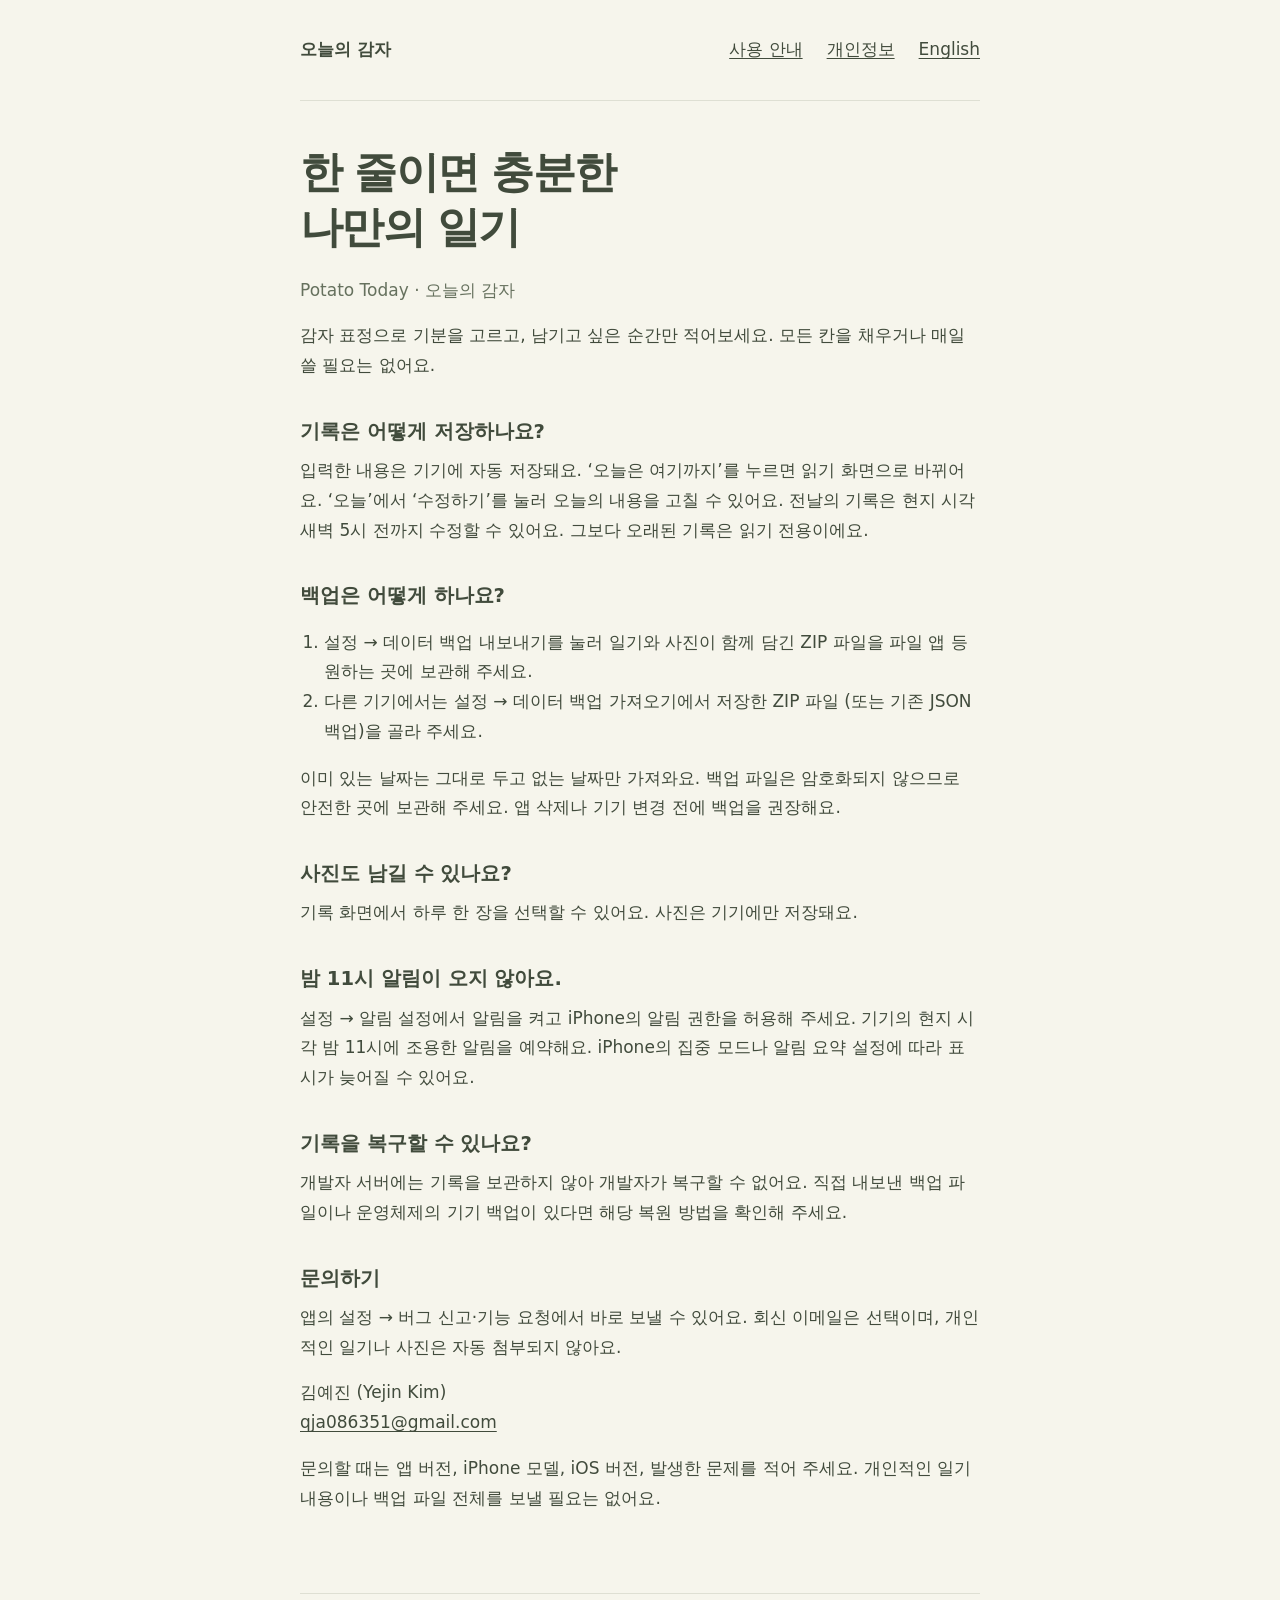
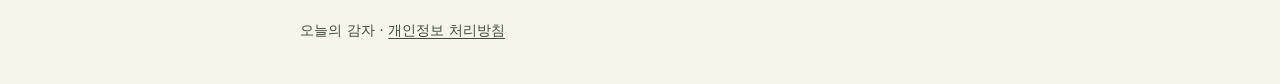
<file: index.html>
<!doctype html>
<html lang="ko"><head><meta charset="utf-8"><meta name="viewport" content="width=device-width,initial-scale=1"><meta name="description" content="오늘의 감자 사용 안내와 문의. 기록, 백업, 밤 11시 알림을 확인하세요."><title>오늘의 감자 · 지원</title><link rel="stylesheet" href="style.css"></head><body>
<header><a class="brand" href="index.html">오늘의 감자</a><nav aria-label="페이지 메뉴"><a href="index.html" aria-current="page">사용 안내</a><a href="privacy.html">개인정보</a><a href="en.html" lang="en">English</a></nav></header>
<main><h1>한 줄이면 충분한<br>나만의 일기</h1><p class="muted">Potato Today · 오늘의 감자</p><p>감자 표정으로 기분을 고르고, 남기고 싶은 순간만 적어보세요. 모든 칸을 채우거나 매일 쓸 필요는 없어요.</p>
<h2>기록은 어떻게 저장하나요?</h2><p>입력한 내용은 기기에 자동 저장돼요. ‘오늘은 여기까지’를 누르면 읽기 화면으로 바뀌어요. ‘오늘’에서 ‘수정하기’를 눌러 오늘의 내용을 고칠 수 있어요. 전날의 기록은 현지 시각 새벽 5시 전까지 수정할 수 있어요. 그보다 오래된 기록은 읽기 전용이에요.</p>
<h2>백업은 어떻게 하나요?</h2><ol><li>설정 → 데이터 백업 내보내기를 눌러 일기와 사진이 함께 담긴 ZIP 파일을 파일 앱 등 원하는 곳에 보관해 주세요.</li><li>다른 기기에서는 설정 → 데이터 백업 가져오기에서 저장한 ZIP 파일 (또는 기존 JSON 백업)을 골라 주세요.</li></ol><p>이미 있는 날짜는 그대로 두고 없는 날짜만 가져와요. 백업 파일은 암호화되지 않으므로 안전한 곳에 보관해 주세요. 앱 삭제나 기기 변경 전에 백업을 권장해요.</p>
<h2>사진도 남길 수 있나요?</h2><p>기록 화면에서 하루 한 장을 선택할 수 있어요. 사진은 기기에만 저장돼요.</p>
<h2>밤 11시 알림이 오지 않아요.</h2><p>설정 → 알림 설정에서 알림을 켜고 iPhone의 알림 권한을 허용해 주세요. 기기의 현지 시각 밤 11시에 조용한 알림을 예약해요. iPhone의 집중 모드나 알림 요약 설정에 따라 표시가 늦어질 수 있어요.</p>
<h2>기록을 복구할 수 있나요?</h2><p>개발자 서버에는 기록을 보관하지 않아 개발자가 복구할 수 없어요. 직접 내보낸 백업 파일이나 운영체제의 기기 백업이 있다면 해당 복원 방법을 확인해 주세요.</p>
<h2>문의하기</h2><p>앱의 설정 → 버그 신고·기능 요청에서 바로 보낼 수 있어요. 회신 이메일은 선택이며, 개인적인 일기나 사진은 자동 첨부되지 않아요.</p><p>김예진 (Yejin Kim)<br><a href="mailto:qja086351@gmail.com">qja086351@gmail.com</a></p><p>문의할 때는 앱 버전, iPhone 모델, iOS 버전, 발생한 문제를 적어 주세요. 개인적인 일기 내용이나 백업 파일 전체를 보낼 필요는 없어요.</p>
</main><footer>오늘의 감자 · <a href="privacy.html">개인정보 처리방침</a></footer></body></html>
</file>
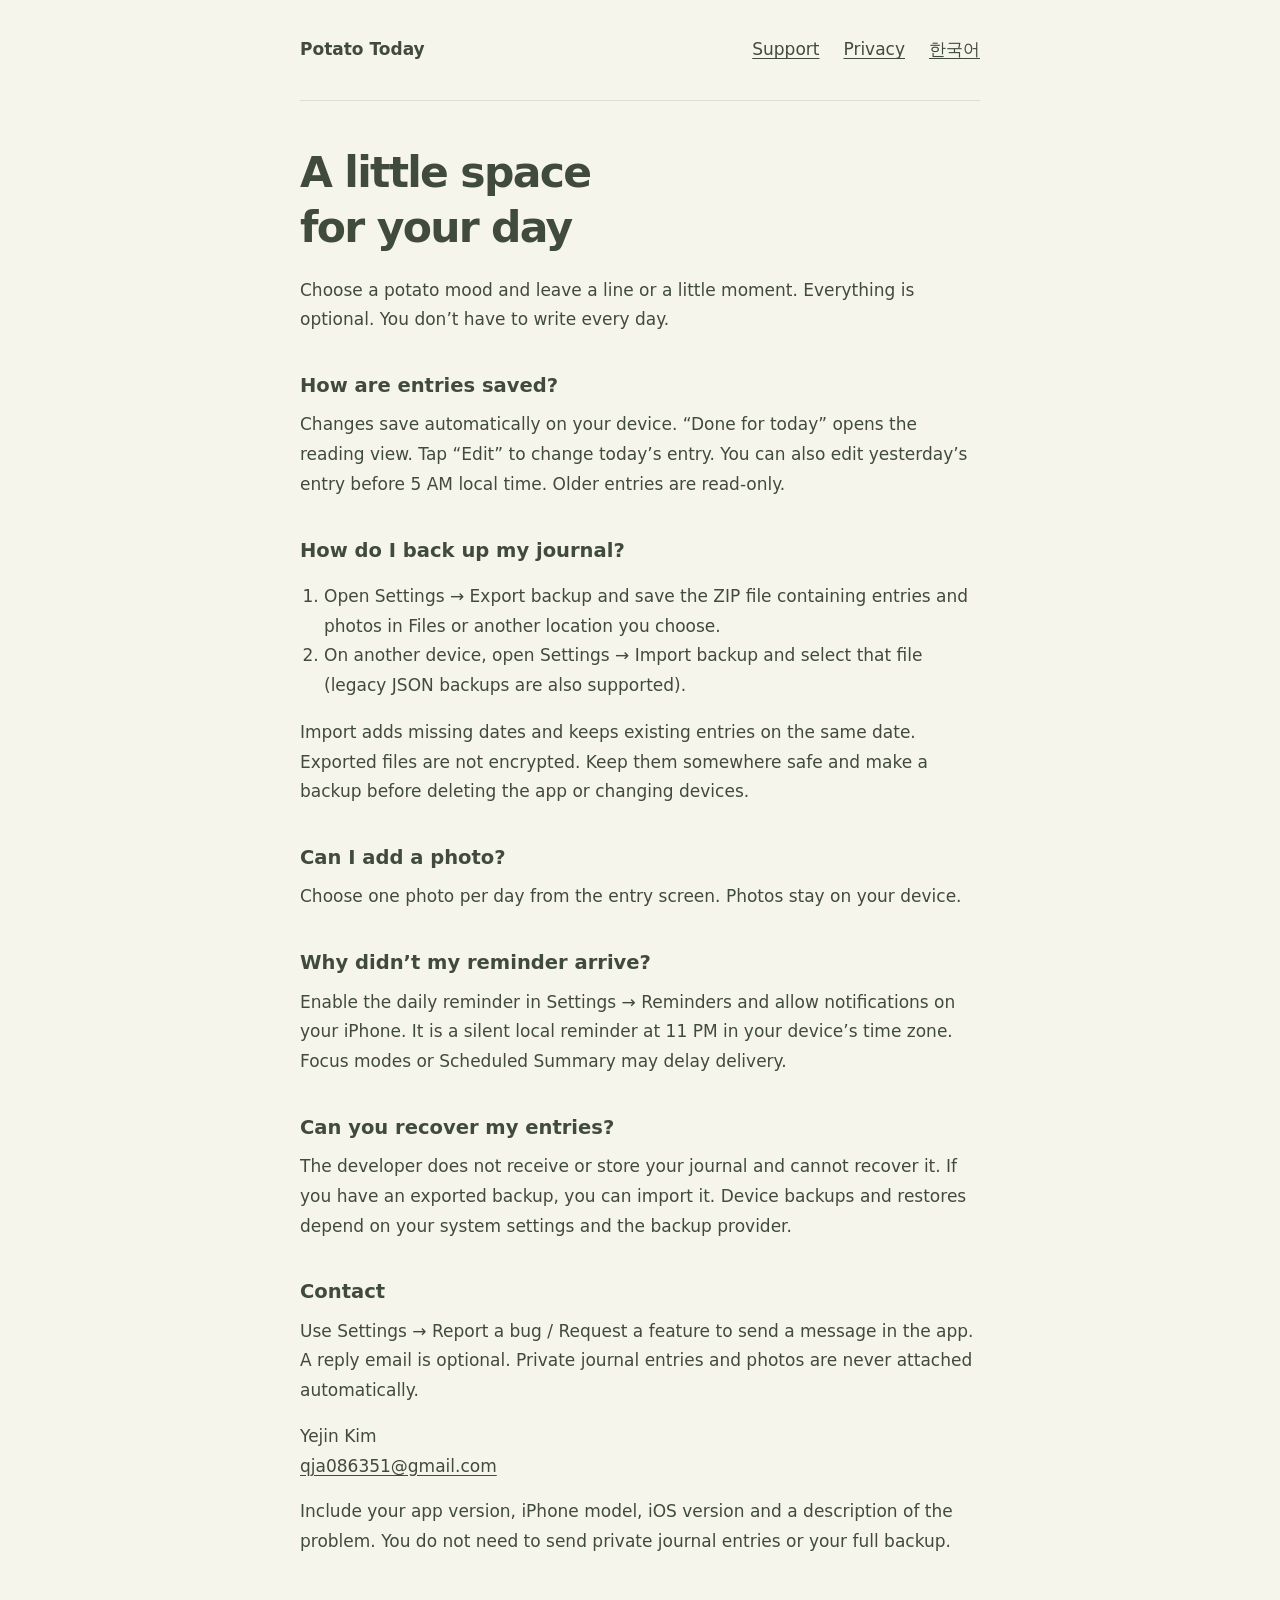
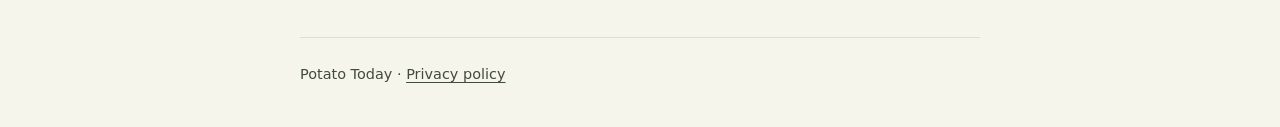
<file: en.html>
<!doctype html>
<html lang="en"><head><meta charset="utf-8"><meta name="viewport" content="width=device-width,initial-scale=1"><meta name="description" content="Potato Today support. Learn about your journal, backups and optional daily reminders."><title>Potato Today · Support</title><link rel="stylesheet" href="style.css"></head><body>
<header><a class="brand" href="en.html">Potato Today</a><nav aria-label="Pages"><a href="en.html" aria-current="page">Support</a><a href="privacy-en.html">Privacy</a><a href="index.html" lang="ko">한국어</a></nav></header>
<main><h1>A little space<br>for your day</h1><p>Choose a potato mood and leave a line or a little moment. Everything is optional. You don’t have to write every day.</p>
<h2>How are entries saved?</h2><p>Changes save automatically on your device. “Done for today” opens the reading view. Tap “Edit” to change today’s entry. You can also edit yesterday’s entry before 5 AM local time. Older entries are read-only.</p>
<h2>How do I back up my journal?</h2><ol><li>Open Settings → Export backup and save the ZIP file containing entries and photos in Files or another location you choose.</li><li>On another device, open Settings → Import backup and select that file (legacy JSON backups are also supported).</li></ol><p>Import adds missing dates and keeps existing entries on the same date. Exported files are not encrypted. Keep them somewhere safe and make a backup before deleting the app or changing devices.</p>
<h2>Can I add a photo?</h2><p>Choose one photo per day from the entry screen. Photos stay on your device.</p>
<h2>Why didn’t my reminder arrive?</h2><p>Enable the daily reminder in Settings → Reminders and allow notifications on your iPhone. It is a silent local reminder at 11 PM in your device’s time zone. Focus modes or Scheduled Summary may delay delivery.</p>
<h2>Can you recover my entries?</h2><p>The developer does not receive or store your journal and cannot recover it. If you have an exported backup, you can import it. Device backups and restores depend on your system settings and the backup provider.</p>
<h2>Contact</h2><p>Use Settings → Report a bug / Request a feature to send a message in the app. A reply email is optional. Private journal entries and photos are never attached automatically.</p><p>Yejin Kim<br><a href="mailto:qja086351@gmail.com">qja086351@gmail.com</a></p><p>Include your app version, iPhone model, iOS version and a description of the problem. You do not need to send private journal entries or your full backup.</p>
</main><footer>Potato Today · <a href="privacy-en.html">Privacy policy</a></footer></body></html>
</file>
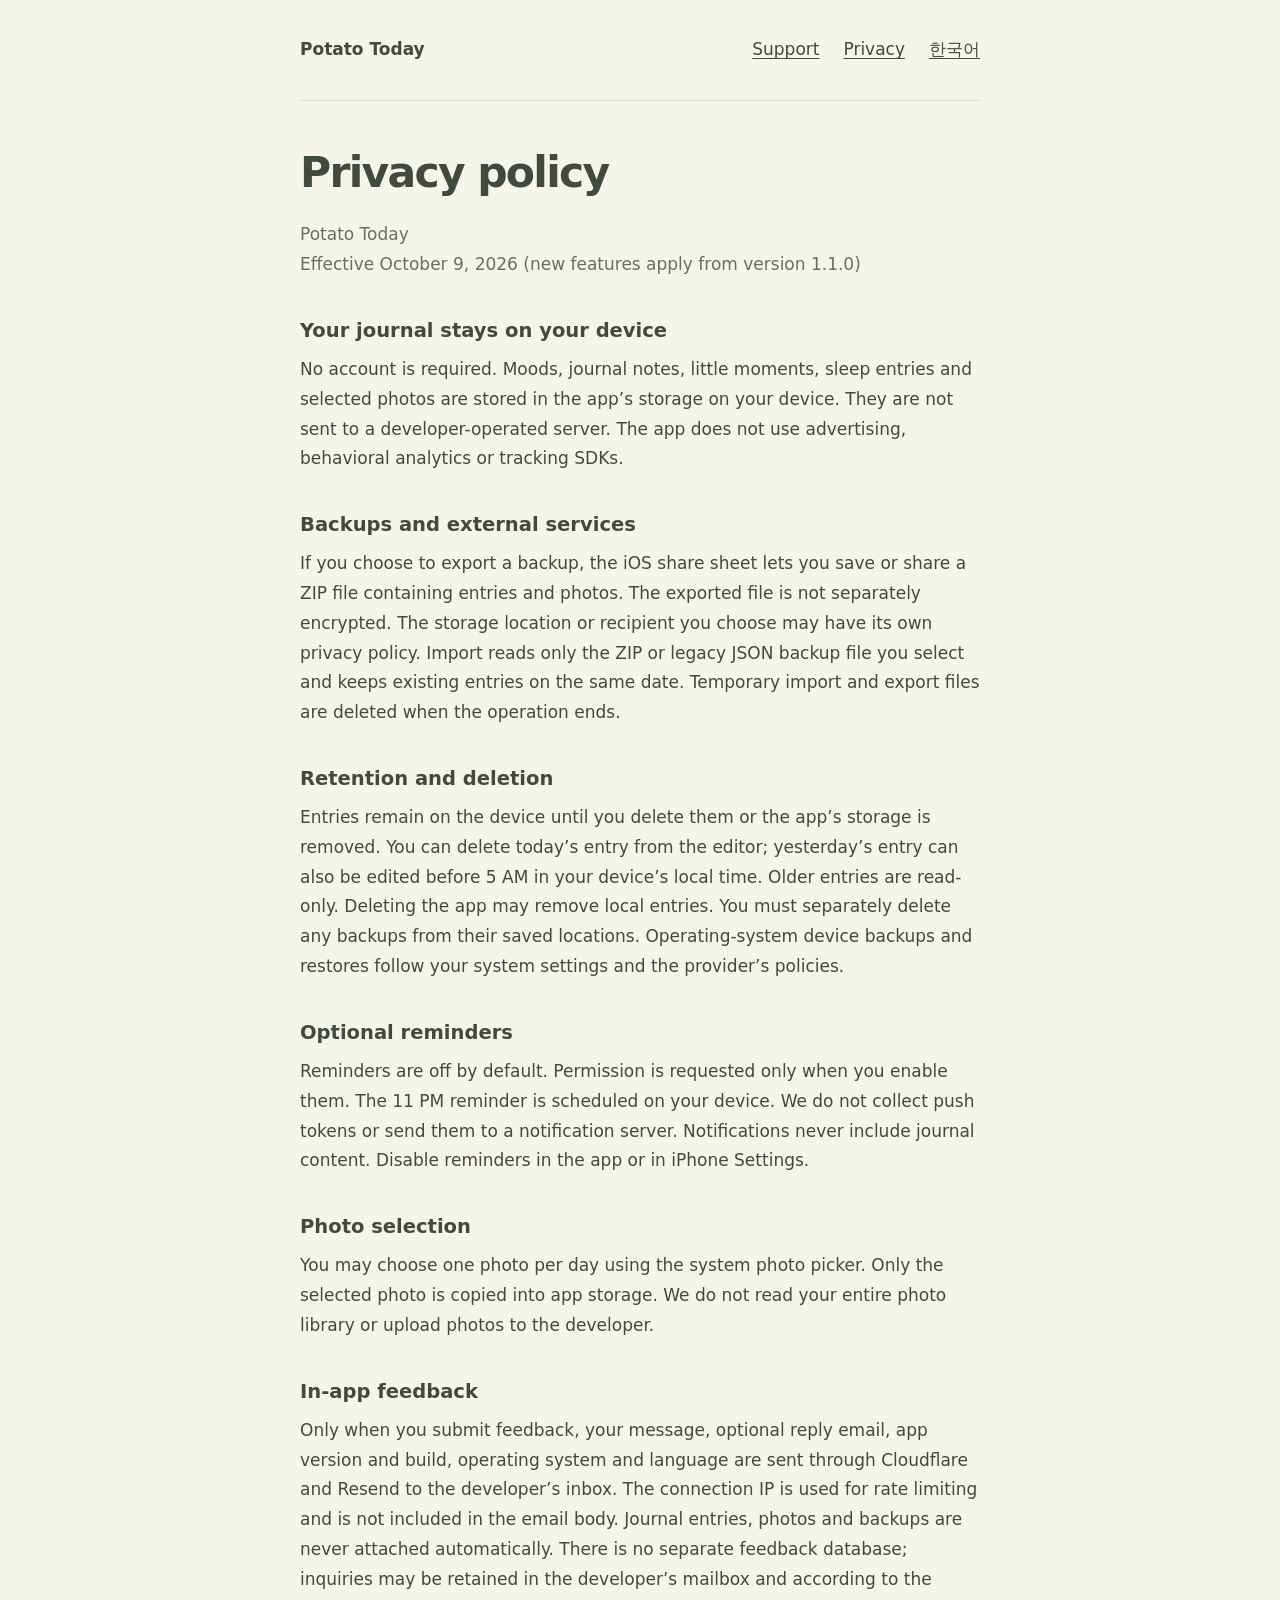
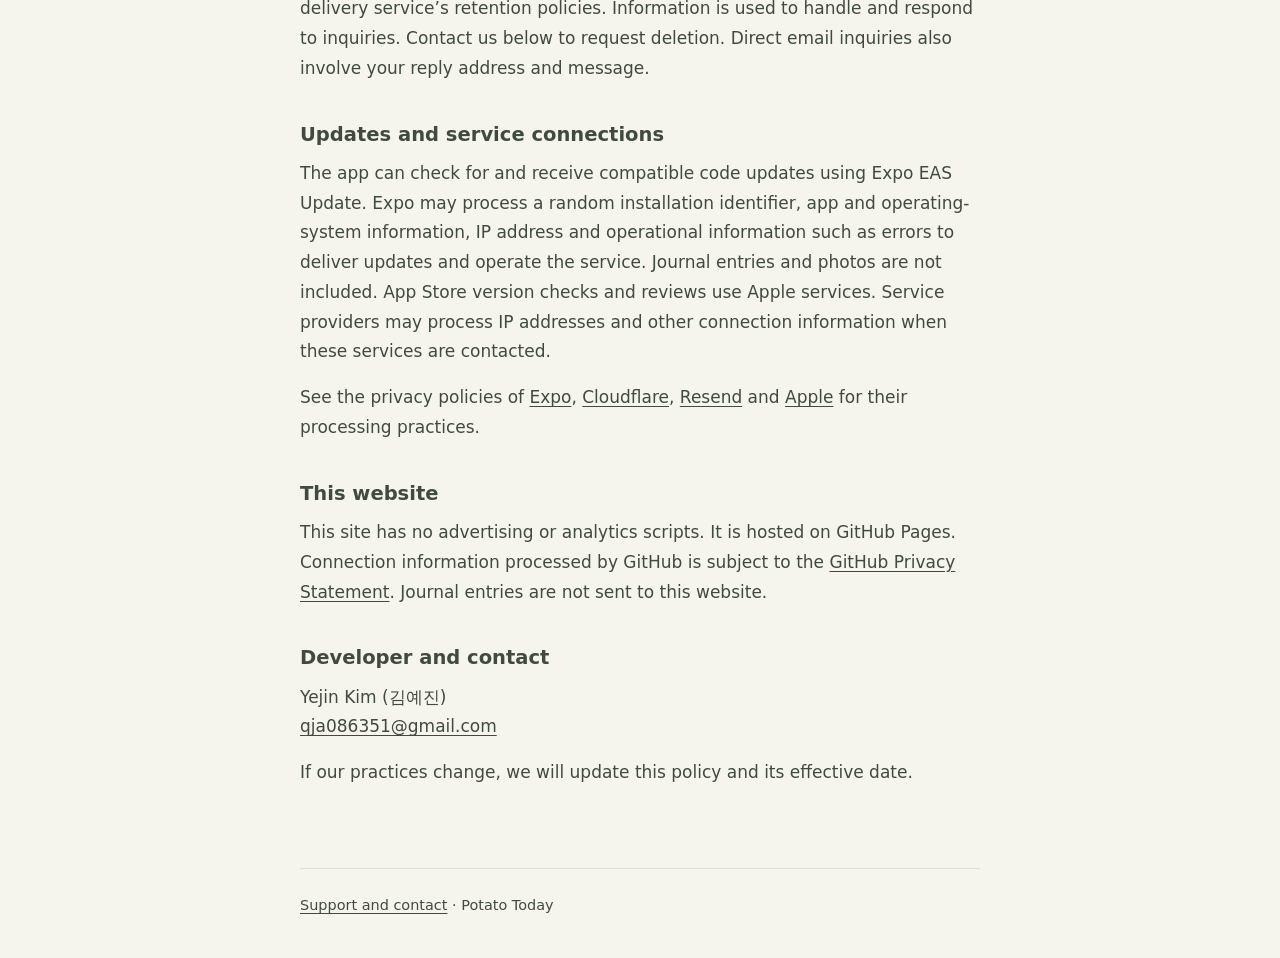
<file: privacy-en.html>
<!doctype html>
<html lang="en"><head><meta charset="utf-8"><meta name="viewport" content="width=device-width,initial-scale=1"><meta name="description" content="How Potato Today handles journal entries, backups, optional reminders and support inquiries."><title>Privacy policy · Potato Today</title><link rel="stylesheet" href="style.css"></head><body>
<header><a class="brand" href="en.html">Potato Today</a><nav aria-label="Pages"><a href="en.html">Support</a><a href="privacy-en.html" aria-current="page">Privacy</a><a href="privacy.html" lang="ko">한국어</a></nav></header>
<main><h1>Privacy policy</h1><p class="muted">Potato Today<br>Effective October 9, 2026 (new features apply from version 1.1.0)</p>
<h2>Your journal stays on your device</h2><p>No account is required. Moods, journal notes, little moments, sleep entries and selected photos are stored in the app’s storage on your device. They are not sent to a developer-operated server. The app does not use advertising, behavioral analytics or tracking SDKs.</p>
<h2>Backups and external services</h2><p>If you choose to export a backup, the iOS share sheet lets you save or share a ZIP file containing entries and photos. The exported file is not separately encrypted. The storage location or recipient you choose may have its own privacy policy. Import reads only the ZIP or legacy JSON backup file you select and keeps existing entries on the same date. Temporary import and export files are deleted when the operation ends.</p>
<h2>Retention and deletion</h2><p>Entries remain on the device until you delete them or the app’s storage is removed. You can delete today’s entry from the editor; yesterday’s entry can also be edited before 5 AM in your device’s local time. Older entries are read-only. Deleting the app may remove local entries. You must separately delete any backups from their saved locations. Operating-system device backups and restores follow your system settings and the provider’s policies.</p>
<h2>Optional reminders</h2><p>Reminders are off by default. Permission is requested only when you enable them. The 11 PM reminder is scheduled on your device. We do not collect push tokens or send them to a notification server. Notifications never include journal content. Disable reminders in the app or in iPhone Settings.</p>
<h2>Photo selection</h2><p>You may choose one photo per day using the system photo picker. Only the selected photo is copied into app storage. We do not read your entire photo library or upload photos to the developer.</p>
<h2>In-app feedback</h2><p>Only when you submit feedback, your message, optional reply email, app version and build, operating system and language are sent through Cloudflare and Resend to the developer’s inbox. The connection IP is used for rate limiting and is not included in the email body. Journal entries, photos and backups are never attached automatically. There is no separate feedback database; inquiries may be retained in the developer’s mailbox and according to the delivery service’s retention policies. Information is used to handle and respond to inquiries. Contact us below to request deletion. Direct email inquiries also involve your reply address and message.</p>
<h2>Updates and service connections</h2><p>The app can check for and receive compatible code updates using Expo EAS Update. Expo may process a random installation identifier, app and operating-system information, IP address and operational information such as errors to deliver updates and operate the service. Journal entries and photos are not included. App Store version checks and reviews use Apple services. Service providers may process IP addresses and other connection information when these services are contacted.</p><p>See the privacy policies of <a href="https://expo.dev/privacy">Expo</a>, <a href="https://www.cloudflare.com/privacypolicy/">Cloudflare</a>, <a href="https://resend.com/legal/privacy-policy">Resend</a> and <a href="https://www.apple.com/legal/privacy/">Apple</a> for their processing practices.</p>
<h2>This website</h2><p>This site has no advertising or analytics scripts. It is hosted on GitHub Pages. Connection information processed by GitHub is subject to the <a href="https://docs.github.com/en/site-policy/privacy-policies/github-general-privacy-statement">GitHub Privacy Statement</a>. Journal entries are not sent to this website.</p>
<h2>Developer and contact</h2><p>Yejin Kim (김예진)<br><a href="mailto:qja086351@gmail.com">qja086351@gmail.com</a></p><p>If our practices change, we will update this policy and its effective date.</p>
</main><footer><a href="en.html">Support and contact</a> · Potato Today</footer></body></html>
</file>
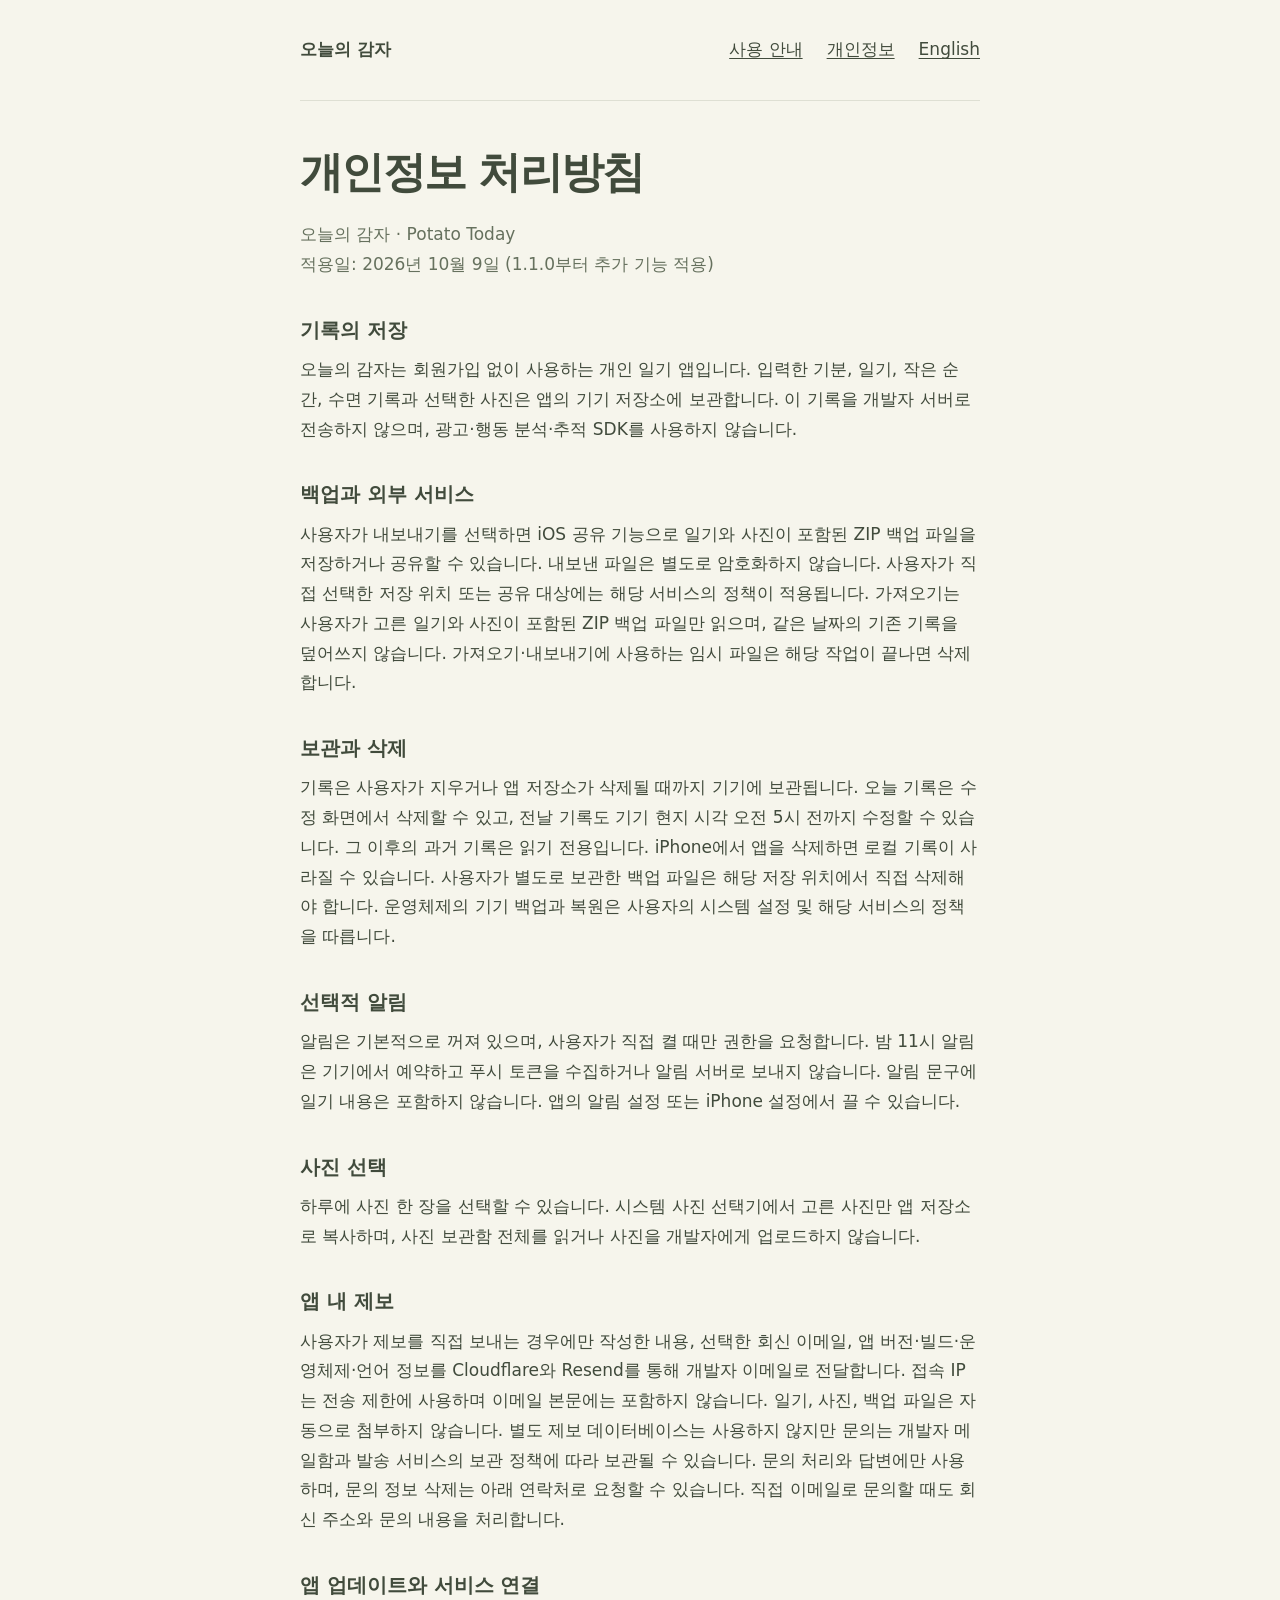
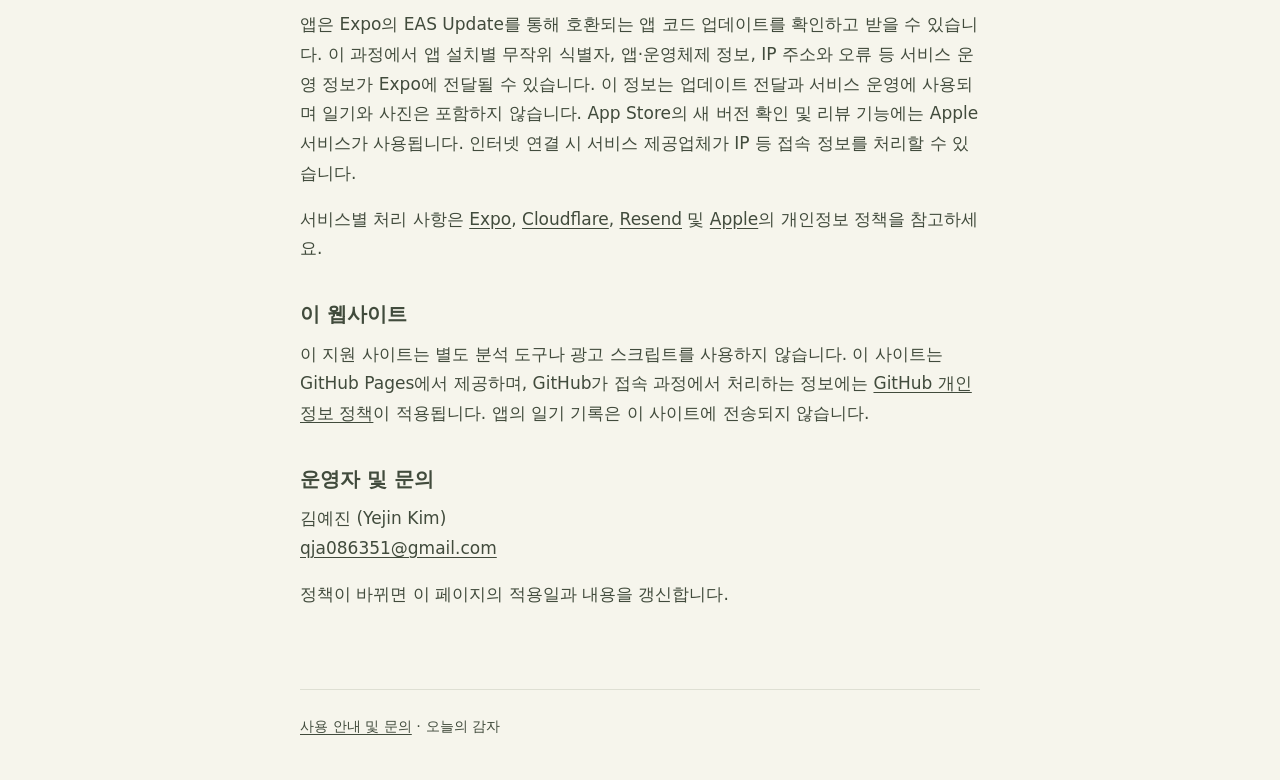
<file: privacy.html>
<!doctype html>
<html lang="ko"><head><meta charset="utf-8"><meta name="viewport" content="width=device-width,initial-scale=1"><meta name="description" content="오늘의 감자의 기록 저장, 백업, 선택적 알림 및 개인정보 처리 안내."><title>개인정보 처리방침 · 오늘의 감자</title><link rel="stylesheet" href="style.css"></head><body>
<header><a class="brand" href="index.html">오늘의 감자</a><nav aria-label="페이지 메뉴"><a href="index.html">사용 안내</a><a href="privacy.html" aria-current="page">개인정보</a><a href="privacy-en.html" lang="en">English</a></nav></header>
<main><h1>개인정보 처리방침</h1><p class="muted">오늘의 감자 · Potato Today<br>적용일: 2026년 10월 9일 (1.1.0부터 추가 기능 적용)</p>
<h2>기록의 저장</h2><p>오늘의 감자는 회원가입 없이 사용하는 개인 일기 앱입니다. 입력한 기분, 일기, 작은 순간, 수면 기록과 선택한 사진은 앱의 기기 저장소에 보관합니다. 이 기록을 개발자 서버로 전송하지 않으며, 광고·행동 분석·추적 SDK를 사용하지 않습니다.</p>
<h2>백업과 외부 서비스</h2><p>사용자가 내보내기를 선택하면 iOS 공유 기능으로 일기와 사진이 포함된 ZIP 백업 파일을 저장하거나 공유할 수 있습니다. 내보낸 파일은 별도로 암호화하지 않습니다. 사용자가 직접 선택한 저장 위치 또는 공유 대상에는 해당 서비스의 정책이 적용됩니다. 가져오기는 사용자가 고른 일기와 사진이 포함된 ZIP 백업 파일만 읽으며, 같은 날짜의 기존 기록을 덮어쓰지 않습니다. 가져오기·내보내기에 사용하는 임시 파일은 해당 작업이 끝나면 삭제합니다.</p>
<h2>보관과 삭제</h2><p>기록은 사용자가 지우거나 앱 저장소가 삭제될 때까지 기기에 보관됩니다. 오늘 기록은 수정 화면에서 삭제할 수 있고, 전날 기록도 기기 현지 시각 오전 5시 전까지 수정할 수 있습니다. 그 이후의 과거 기록은 읽기 전용입니다. iPhone에서 앱을 삭제하면 로컬 기록이 사라질 수 있습니다. 사용자가 별도로 보관한 백업 파일은 해당 저장 위치에서 직접 삭제해야 합니다. 운영체제의 기기 백업과 복원은 사용자의 시스템 설정 및 해당 서비스의 정책을 따릅니다.</p>
<h2>선택적 알림</h2><p>알림은 기본적으로 꺼져 있으며, 사용자가 직접 켤 때만 권한을 요청합니다. 밤 11시 알림은 기기에서 예약하고 푸시 토큰을 수집하거나 알림 서버로 보내지 않습니다. 알림 문구에 일기 내용은 포함하지 않습니다. 앱의 알림 설정 또는 iPhone 설정에서 끌 수 있습니다.</p>
<h2>사진 선택</h2><p>하루에 사진 한 장을 선택할 수 있습니다. 시스템 사진 선택기에서 고른 사진만 앱 저장소로 복사하며, 사진 보관함 전체를 읽거나 사진을 개발자에게 업로드하지 않습니다.</p>
<h2>앱 내 제보</h2><p>사용자가 제보를 직접 보내는 경우에만 작성한 내용, 선택한 회신 이메일, 앱 버전·빌드·운영체제·언어 정보를 Cloudflare와 Resend를 통해 개발자 이메일로 전달합니다. 접속 IP는 전송 제한에 사용하며 이메일 본문에는 포함하지 않습니다. 일기, 사진, 백업 파일은 자동으로 첨부하지 않습니다. 별도 제보 데이터베이스는 사용하지 않지만 문의는 개발자 메일함과 발송 서비스의 보관 정책에 따라 보관될 수 있습니다. 문의 처리와 답변에만 사용하며, 문의 정보 삭제는 아래 연락처로 요청할 수 있습니다. 직접 이메일로 문의할 때도 회신 주소와 문의 내용을 처리합니다.</p>
<h2>앱 업데이트와 서비스 연결</h2><p>앱은 Expo의 EAS Update를 통해 호환되는 앱 코드 업데이트를 확인하고 받을 수 있습니다. 이 과정에서 앱 설치별 무작위 식별자, 앱·운영체제 정보, IP 주소와 오류 등 서비스 운영 정보가 Expo에 전달될 수 있습니다. 이 정보는 업데이트 전달과 서비스 운영에 사용되며 일기와 사진은 포함하지 않습니다. App Store의 새 버전 확인 및 리뷰 기능에는 Apple 서비스가 사용됩니다. 인터넷 연결 시 서비스 제공업체가 IP 등 접속 정보를 처리할 수 있습니다.</p><p>서비스별 처리 사항은 <a href="https://expo.dev/privacy">Expo</a>, <a href="https://www.cloudflare.com/privacypolicy/">Cloudflare</a>, <a href="https://resend.com/legal/privacy-policy">Resend</a> 및 <a href="https://www.apple.com/legal/privacy/">Apple</a>의 개인정보 정책을 참고하세요.</p>
<h2>이 웹사이트</h2><p>이 지원 사이트는 별도 분석 도구나 광고 스크립트를 사용하지 않습니다. 이 사이트는 GitHub Pages에서 제공하며, GitHub가 접속 과정에서 처리하는 정보에는 <a href="https://docs.github.com/en/site-policy/privacy-policies/github-general-privacy-statement">GitHub 개인정보 정책</a>이 적용됩니다. 앱의 일기 기록은 이 사이트에 전송되지 않습니다.</p>
<h2>운영자 및 문의</h2><p>김예진 (Yejin Kim)<br><a href="mailto:qja086351@gmail.com">qja086351@gmail.com</a></p><p>정책이 바뀌면 이 페이지의 적용일과 내용을 갱신합니다.</p>
</main><footer><a href="index.html">사용 안내 및 문의</a> · 오늘의 감자</footer></body></html>
</file>
<file: style.css>
:root{color-scheme:light;font-family:system-ui,-apple-system,BlinkMacSystemFont,sans-serif;color:#414b3c;background:#f6f5ec;font-size:17px;line-height:1.75}*{box-sizing:border-box}body{margin:0}a{color:inherit;text-underline-offset:.2em}a:focus-visible{outline:3px solid #617348;outline-offset:5px}header,main,footer{width:min(100% - 40px,680px);margin:auto}header{padding:28px 0;border-bottom:1px solid #dedfd3;display:flex;justify-content:space-between;gap:20px;flex-wrap:wrap}header a{min-height:44px;display:inline-flex;align-items:center}header .brand{font-weight:700;text-decoration:none}nav{display:flex;gap:24px}main{padding:44px 0 64px}h1{font-size:clamp(1.9rem,6vw,2.5rem);line-height:1.3;letter-spacing:-.04em;margin:0 0 20px}h2{font-size:1.15rem;line-height:1.5;margin:36px 0 10px}p{margin:0 0 16px}ul,ol{padding-left:24px}.muted{color:#66715e}.draft{padding:14px 18px;border:1px dashed #8b7752;border-radius:12px;margin:0 0 32px;background:#fff8e6}footer{border-top:1px solid #dedfd3;padding:24px 0 40px;font-size:.85rem}button,input{font:inherit}
</file>
